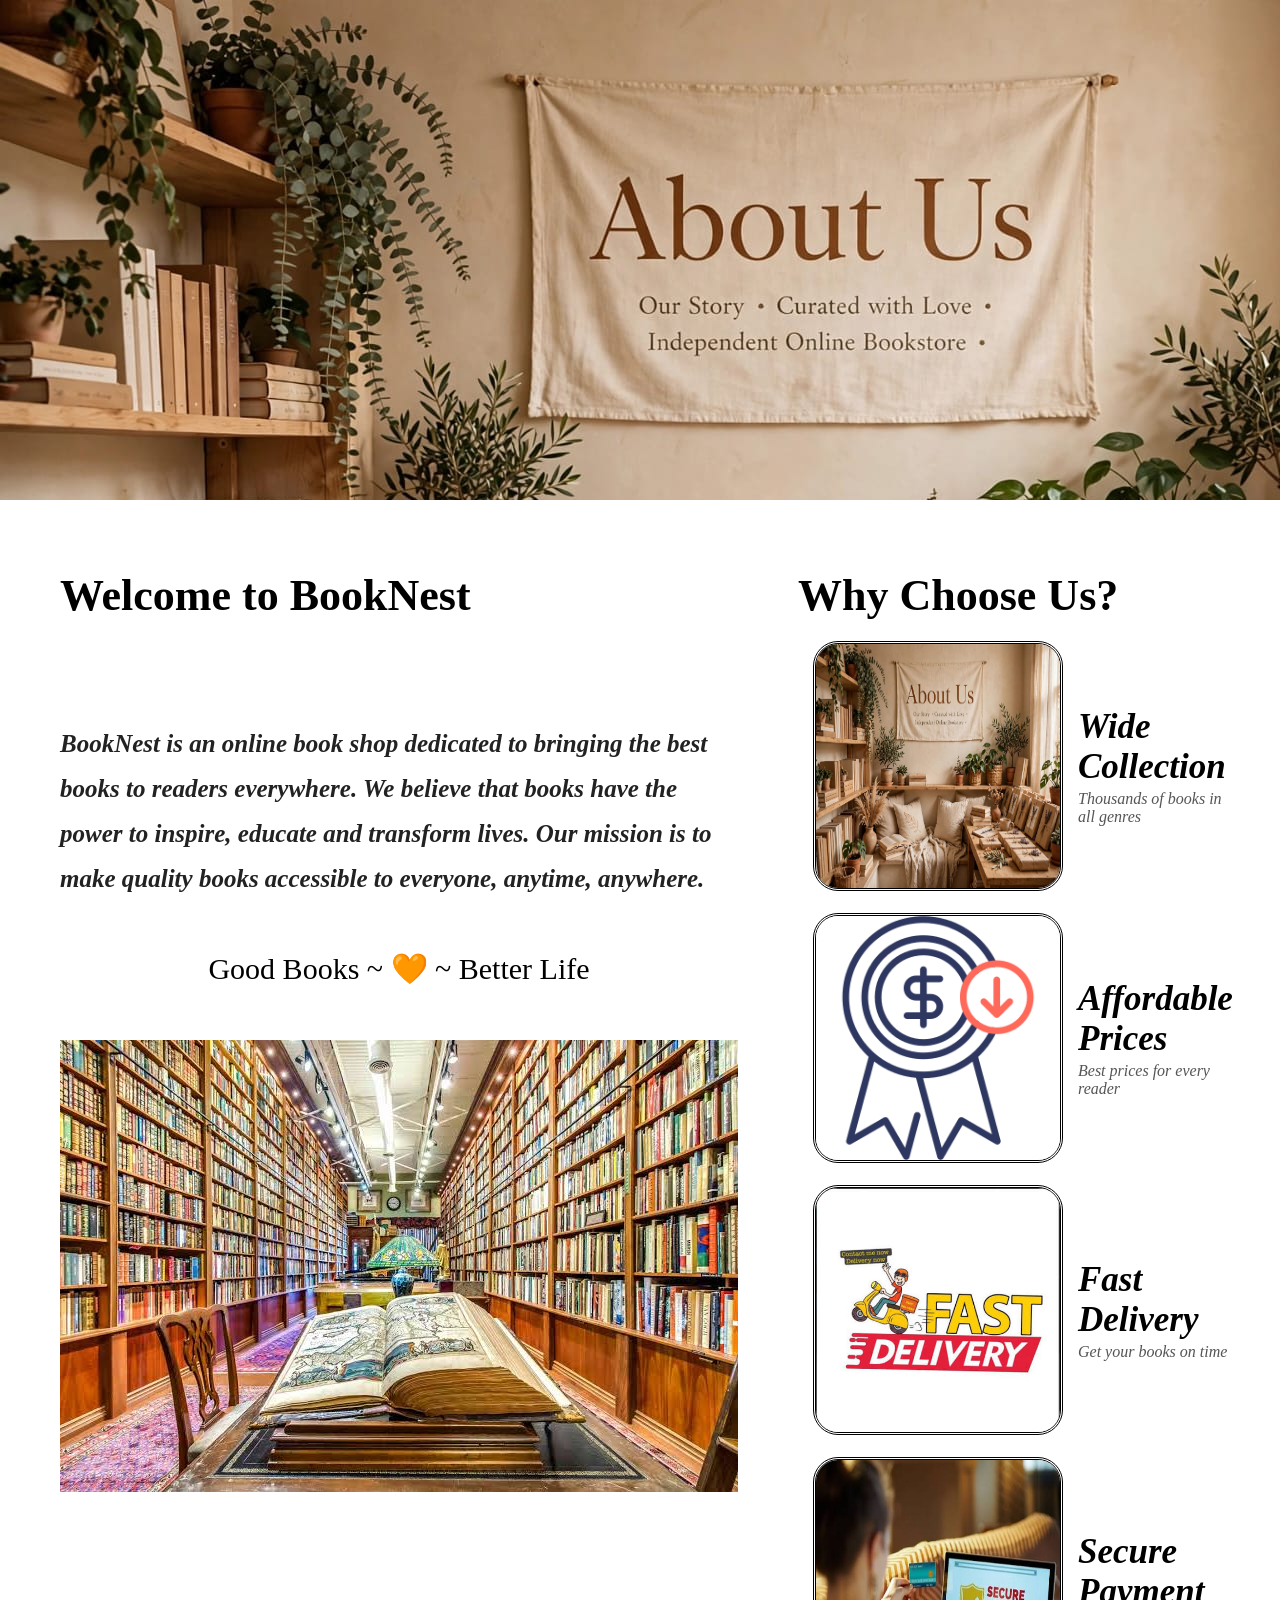
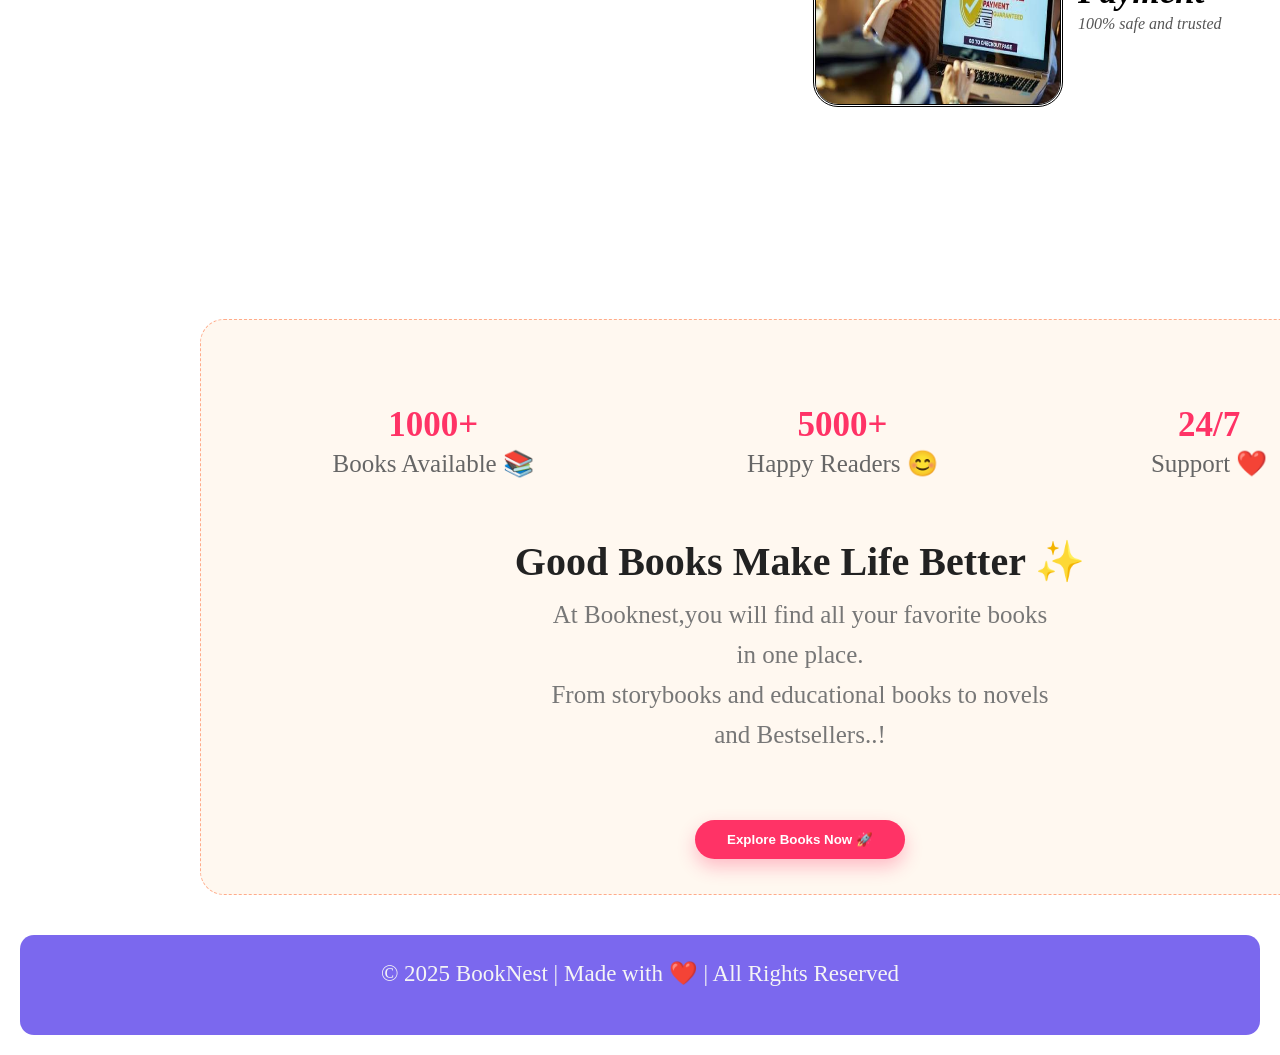
<file: aboutus.html>
<!DOCTYPE html>
<html lang="en">
<head>
    <meta charset="UTF-8">
    <meta name="viewport" content="width=device-width, initial-scale=1.0">
    <title>Document</title>
    <link rel="stylesheet" href="./aboutus.css">
</head>
<body>
    <section id="About us">
    <section class="about ">
<div>

</div>
    </section>




<section class="main">
<div class="left">
<h2>Welcome to BookNest</h2>
<p>BookNest is an online book shop dedicated to bringing the best books to readers everywhere. We believe that books have the power to inspire, educate and transform lives. Our mission is to make quality books accessible to everyone, anytime, anywhere.</p>
<h3 class="script">Good Books ~ 🧡 ~ Better Life</h3><br><br><br>
<img src="./bookstore.jpg"></div>

<div class="right">
<h2>Why Choose Us?</h2><div class="item"><span class="box"></span>
    <img src="./about.jpg" ><div><b>Wide Collection</b><p>Thousands of books in all genres</p></div></div>
<div class="item"><span class="box"></span>
    <img src="./price2.jpg" ><div><b>Affordable Prices</b><p>Best prices for every reader</p></div></div>
<div class="item"><span class="box"></span>
     <img src="./fast delivery.jpg" ><div><b>Fast Delivery</b><p>Get your books on time</p></div></div>
<div class="item"><span class="box"></span>
     <img src="./payment.jpg" ><div><b>Secure Payment</b><p>100% safe and trusted</p></div></div>
</div>
</section>



<div class="bottom-box">
  <div class="stats">
    <div><h2>1000+</h2><p>Books Available 📚</p></div>
    <div><h2>5000+</h2><p>Happy Readers 😊</p></div>
    <div><h2>24/7</h2><p>Support  ❤️</p></div>
  </div>

  <div class="center-box">
    <h2>Good Books Make Life Better ✨</h2>
    <p>At Booknest,you will find all your favorite books in one place.<br>From storybooks and educational books to novels and Bestsellers..!</p>
    <button onclick="window.location.href='index.html'">Explore Books Now 🚀</button>
  </div>
</div>

<footer class="foot">© 2025 BookNest | Made with ❤️  | All Rights Reserved</footer>


    
</body>
</html>
</file>
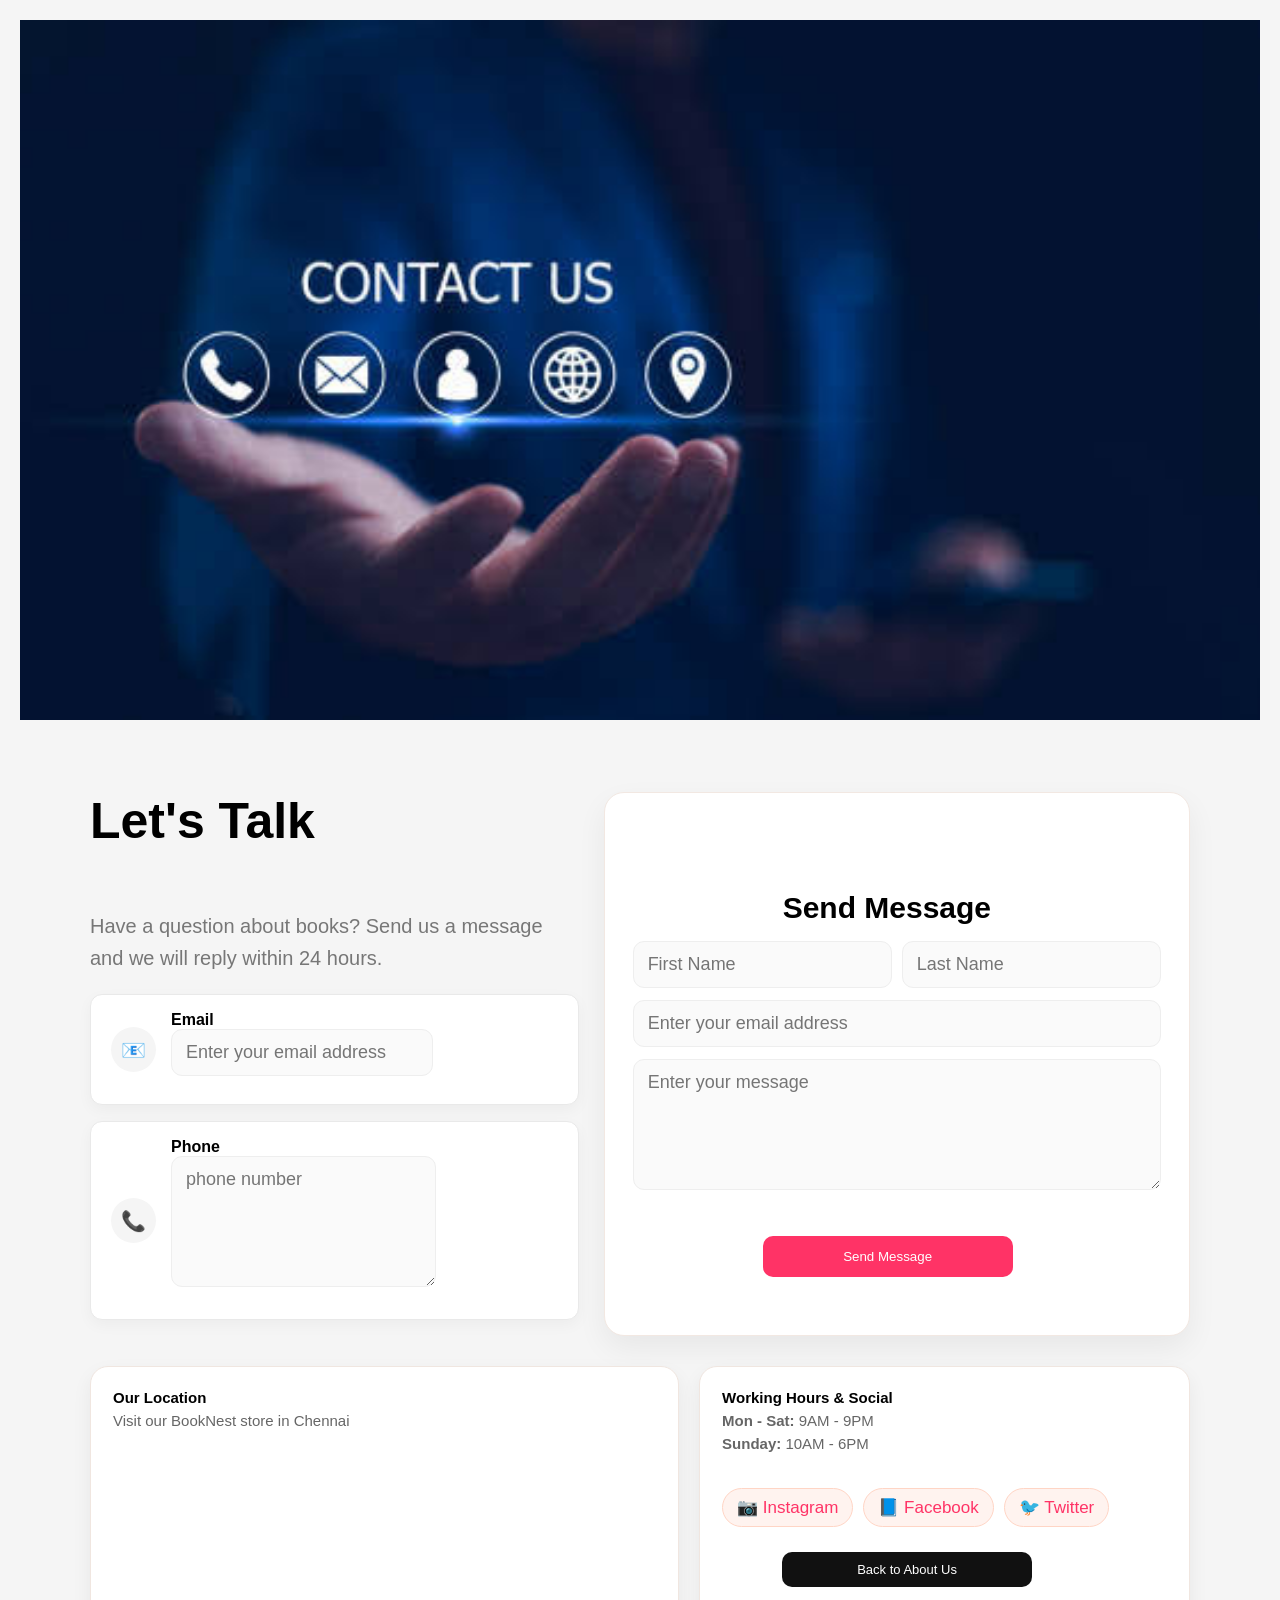
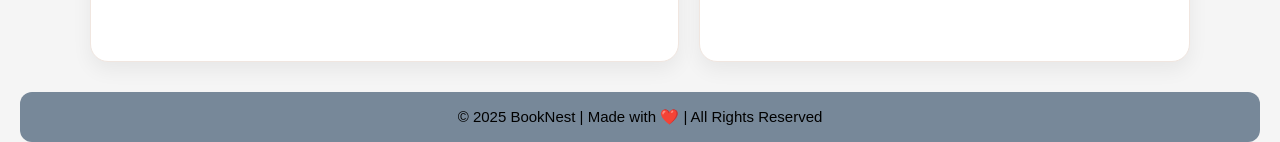
<file: contactus.html>
<!DOCTYPE html>
<html lang="en">
<head>
    <meta charset="UTF-8">
    <meta name="viewport" content="width=device-width, initial-scale=1.0">
    <title>Document</title>
    <link rel="stylesheet" href="./contactus.css">
</head>
<body>
  <!-- CONTACT IMAGE FULL COVER DA -->

   <div class="container">
<div class="contact-banner">
  <img src="./contactfinal.jpg" alt="Contact Us">
</div>






    
        
        </div><br><br><br><br>


<section class="contact-main">
  <div class="contact-left">
    <h1>Let's Talk</h1>
    <p>Have a question about books? Send us a message and we will reply within 24 hours.</p>

    <div class="info-card"><span>📧</span><div><b>Email</b><br><input type="email" placeholder="Enter your email address" required></div></div>
    <div class="info-card"><span>📞</span><div><b>Phone</b><br><textarea rows="5" placeholder="phone number" required></textarea></div></div>
   
  </div>

  <div class="contact-right">
    <form>
      <h3>Send Message</h3>
      <div class="row"><input type="text" placeholder="First Name" required><input type="text" placeholder="Last Name" required></div>
      <input type="email" placeholder="Enter your email address" required>
<textarea rows="5" placeholder="Enter your message" required></textarea>
     
      <button type="submit">Send Message</button>
    </form>
  </div>
</section>


<!-- 1. MAP SECTION -->
<div class="bottom-extra">
  <div class="map-card">
    <h3>Our Location</h3>
    <p>Visit our BookNest store in Chennai</p>
    <iframe src="https://maps.google.com/maps?q=Chennai%20T%20Nagar&t=&z=13&ie=UTF8&iwloc=&output=embed" width="100%" height="200" style="border:0; border-radius:14px;" loading="lazy"></iframe>
  </div>

  <div class="hours-card">
    <h3>Working Hours & Social</h3>
    <p><b>Mon - Sat:</b> 9AM - 9PM</p>
    <p><b>Sunday:</b> 10AM - 6PM</p>
    <br>
    <div class="social-row">
      <a href="#">📷 Instagram</a>
      <a href="#">📘 Facebook</a>
      <a href="#">🐦 Twitter</a>
    </div>
    <button onclick="window.location.href='aboutus.html'" class="back-btn">Back to About Us</button>
  </div>
</div>

<footer class="foot">© 2025 BookNest | Made with ❤️ | All Rights Reserved</footer>
</body>
</html>
</file>
<file: aboutus.css>
*{
    margin:0;
    padding:0;
    box-sizing: border-box;
}
.about{
background:#fde8ec;
height:500px;
width:100%;
padding:20px;
display:flex;
align-items:center;
justify-content:space-between;
background-image:url(./about.jpg);
}



.about h1{
    font-size:55px;
justify-content: center;
    margin:top;
}
.about p{
    font-size:22px;
    margin-top:10px;
}
.main{display:grid;
    grid-template-columns:1fr 1fr;
    gap:60px;
    padding:50px 60px;
    margin-top:20px;
}
.main h2{
    font-size:44px;
    margin-bottom:20px;
    
}
.left p{
    line-height:1.8;
    font-size:25px;
    color:#222;
font-weight: bold;
font-style: italic;
margin-top: 100px;
margin-bottom:50px;
}
.script{
    font-family:cursive;
    margin-top:30px;
    text-align:center;
    font-weight:normal;
font-size:30px;
}
.item{
    display:flex;
    gap:15px;align-items:center;
    margin-bottom:22px;
font-style:italic;
}
.item img{
    height:250px;
    width:250px;
    border-radius:25px;
    border-style: double;
    top:0;
}
.right{
    margin-bottom:100px;
}


}

/* Image base da */
.right .item img {
  width: 52px !important;
  height: 52px !important;
  border-radius: 12px !important;
  transition: all 0.35s ease !important;
  cursor: pointer;
  border: 2px solid transparent;
}

/* IMAGE AH CLICK / HOVER PANNA MATTUM EFFECT DA */
.right .item img:hover {
  transform: scale(1.15) rotate(3deg) !important;
  box-shadow: 0 10px 20px rgba(255, 51, 102, 0.35) !important;
  border-color: #ff3366 !important;
}

/* CLICK PANNA HOLD AAGANUM NA */
.right .item img:active {
  transform: scale(0.50) !important;
}

/* Click panna stay aagura effect ku - active class da */
.right .item img.img-active {
  transform: scale(1.2) !important;
  box-shadow: 0 12px 25px rgba(255, 51, 102, 0.45) !important;
  border-color: #ff3366 !important;
}
.item b{font-size:35px}
.item p{color:#555;margin-top:3px}

@media(max-width:800px){
  .why-grid{grid-template-columns:1fr;}
}







/* KEELA CONTENT CSS DA MACHA */
.bottom-box{
  background:#fff8f0;
  margin:40px 20px 20px 20px;
  padding:30px;
  border-radius:24px;
  border:1.5px dashed #ffab8a;
}

.stats{
  display:flex;
  gap:20px;
  justify-content:space-around;
  text-align:center;
  flex-wrap:wrap;
  margin-top: 50px;
}
.stat-card{
  animation: popIn 0.6s ease infinite;
  transition:0.3s;
}

.stats h2{
  color:#ff3366;
  font-size:35px;
}

.stats p{
  font-size:25px;
  color:#666;
  margin-top:4px;
}

.center-box{
  text-align:center;
  margin-top:50px;
}

.center-box h2{
  font-size:40px;
  color:#222;
  margin-top:60px;
}

.center-box p{
  color:#777;
  font-size:50px;
  margin-top:10px;
  max-width:600px;
  margin-left:auto;
  margin-right:auto;
  line-height:1.6;
  width: 500px;
  height:200px;
}

.center-box button{
  margin-top:25px;
  padding:12px 32px;
  background:#ff3366;
  color:#fff;
  border:none;
  border-radius:25px;
  font-weight:600;
  cursor:pointer;
  box-shadow:0 8px 18px rgba(255,51,102,0.3);
  transition:0.2s;
}

.center-box button:hover{
  background:#e62958;
  transform:translateY(-2px);
}

.foot{
  text-align:center;
  padding:22px;
  background:#111;
  color:#888;
  border-radius:18px;
  margin:0 20px 20px 20px;
  font-size:13px;
}

/* MOBILE DA */
@media(max-width:600px){
  .bottom-box{
    margin:20px 10px;
    padding:20px 15px;
  }
  .stats h2{
    font-size:26px;
  }
  .center-box h2{
    font-size:58px;
  }
  .center-box button{
    width:100%;
  }
}
.bottom-box{
  background:#fff8f0;
  margin:40px 20px;
  padding:35px;
  border-radius:24px;
  border:1.5px dashed #ffab8a;
  animation: fadeUp 0.8s ease;
  width:1200px;
  margin-left:200px;
}

.stats{
  display:flex;
  justify-content:space-around;
  text-align:center;
  flex-wrap:wrap;
  gap:20px;
}

.stat-card{
  animation: popIn 0.6s ease infinite;
  transition:0.3s;
}

.stat-card:nth-child(1){ animation-delay:0.2s; }
.stat-card:nth-child(2){ animation-delay:0.4s; }
.stat-card:nth-child(3){ animation-delay:0.6s; }

.stat-card:hover{
  transform:translateY(-8px) scale(1.05);
}

.stat-card h2{
  color:#ff3366;
  font-size:36px;
  animation: pulse 2s infinite;
}

.stat-card p{
  font-size:14px;
  color:#666;
}

.center-box{
  text-align:center;
  margin-top:40px;
  animation: fadeUp 1s ease 0.8s infinite;
}

.float-text{
  font-size:23px;
  animation: float 3s ease-in-out infinite;
}

.center-box p{
  color:#777;
  font-size:25px;
  margin-top:10px;
}

.explore-btn{
  margin-top:10px;
  padding:13px 35px;
  background:linear-gradient(45deg,#ff3366,#ff6a5b);
  color:#fff;
  border:none;
  border-radius:30px;
  font-weight:700;
  cursor:pointer;
  box-shadow:0 10px 25px rgba(255,51,102,0.4);
  transition:0.3s;
  animation: glow 2s infinite ;
}

.explore-btn:hover{
  transform:translateY(-4px) scale(1.05);
  box-shadow:0 15px 35px rgba(255,51,102,0.6);
}

.explore-btn:active{
  transform:scale(0.95);
}

.foot{
  text-align:center;
  padding:25px;
  background:mediumslateblue;
  color:whitesmoke;
  border-radius:14px;
  margin:0 20px 20px 20px;
  font-size:23px;
  animation: fadeUp 1s ease 1.2s infinite;
  height:100px;
}

/* KEYFRAMES DA MACHA */
@keyframes fadeUp{
  from{ opacity:0; transform:translateY(40px); }
  to{ opacity:1; transform:translateY(0); }
}

@keyframes popIn{
  from{ opacity:0; transform:scale(0.5) translateY(20px); }
  to{ opacity:1; transform:scale(1) translateY(0); }
}

@keyframes pulse{
  0%,100%{ transform:scale(1); }
  50%{ transform:scale(1.08); }
}

@keyframes float{
  0%,100%{ transform:translateY(0); }
  50%{ transform:translateY(-6px); }
}

@keyframes glow{
  from{ box-shadow:0 10px 25px rgba(255,51,102,0.4); }
  to{ box-shadow:0 10px 35px rgba(255,51,102,0.7), 0 0 15px rgba(255,51,102,0.3); }
}

/* MOBILE DA */
@media(max-width:600px){
  .bottom-box{ margin:20px 10px; padding:22px 15px; }
  .stat-card h2{ font-size:28px; }
  .explore-btn{ width:100%; }
}
</file>
<file: contactus.css>
*{
    margin: 0;
    padding: 0;
    box-sizing: border-box;
}

.contact{background:lightcoral;
    height:400px;
    width:100%;
    background-image:url(./contact1.jpg);
    

}/* FULL COVER IMAGE DA */
.contact-banner{
  width:100%;
  height:700px; /* height ah maathikalam da */
  position:relative;
  overflow:hidden;
}

.contact-banner img{
  width:100%;
  height:100%;
  object-fit:cover; /* FULL COVER AGURA MAGIC ITHU THAN DA */
  object-position:center;
  display:block;
}

.banner-text{
  position:absolute;
  top:50%; left:50%;
  transform:translate(-50%,-50%);
  color:#fff;
  text-align:center;
  background:rgba(0,0,0,0.4);
  padding:20px 40px;
  border-radius:12px;
}


.video-box {
    width:100%;
    height:700px;
    position: relative;
    overflow: hidden;
}
.video-box video {
    width:100%;
    height:100%;
    object-fit: cover;
}


@import url('https://fonts.googleapis.com/css2?family=Poppins:wght@400;500;600&display=swap');
*{margin:0;padding:0;box-sizing:border-box;font-family:'Poppins',sans-serif}
body{background:whitesmoke;padding:20px;height:400px;}
.page-indicator{max-width:1100px;margin:0 auto 15px auto;background:#111;color:#fff;padding:10px 18px;border-radius:30px;font-size:30px;display:flex;justify-content:space-between;align-items:center}
.page-indicator span{background:#ff3366;padding:4px 12px;border-radius:20px;margin-left:8px}
.page-indicator a{color:#ff9ab0;text-decoration:none}
.contact-main{max-width:1100px;margin:0 auto;display:grid;grid-template-columns:1fr 1.2fr;gap:25px}
.contact-left h1{font-size:50px} .contact-left p{color:#777;font-size:20px;margin:10px 0 20px 0;line-height:1.6;margin-top: 60px;}
.info-card{background:#fff;display:flex;gap:12px;align-items:center;padding:14px 16px;border-radius:14px;border:1px solid #f0e6e0;margin-bottom:12px;box-shadow:0 5px 15px rgba(0,0,0,0.04)}
.info-card span{font-size:22px;background:#fff3ef;width:42px;height:42px;display:grid;place-items:center;border-radius:10px}
.contact-right{background:#fff;padding:28px;border-radius:20px;box-shadow:0 12px 30px rgba(0,0,0,0.06);border:1px solid #f2e8e2}
.contact-right h3{margin-bottom:16px;font-size:30px;margin-top: 70px;margin-left:150px;}
.row{display:grid;grid-template-columns:1fr 1fr;gap:10px}
input,textarea{width:100%;padding:12px 14px;border:1.5px solid #eee;border-radius:11px;margin-bottom:12px;font-size:18px;outline:none;background:#fafafa}
input:focus,textarea:focus{border-color:#ff7b7b;background:#fff}
button{width:100%;padding:13px;background:#ff3366;color:#fff;border:none;border-radius:10px;font-weight:350;cursor:pointer;width: 250px;margin-left:130px;margin-top: 30px;}
.next-btn{display:inline-block;margin-top:15px;padding:11px 20px;background:#111;color:#fff;border-radius:25px;text-decoration:none;font-size:13px}
.map-box{border-radius:16px;overflow:hidden;box-shadow:0 10px 25px rgba(0,0,0,0.08)}
.faq{background:#fdf6f2;padding:14px 16px;border-radius:12px;margin-bottom:10px;border:1px dashed #ffb8a0}
.faq b{font-size:14px} .faq p{font-size:13px;color:#666;margin-top:4px}
.foot{max-width:1100px;margin:25px auto 0 auto;text-align:center;padding:16px;background:#111;color:#777;border-radius:12px;font-size:12px}
@media(max-width:850px){.contact-main{grid-template-columns:1fr} .row{grid-template-columns:1fr}}
    
/* INFO CARD - EMAIL / PHONE DA */
.contact-left .info-card{
  display:flex;
  align-items:center;
  gap:15px;
  background:#fff;
  border:1px solid #e9e9e9;
  padding:16px 20px;
  border-radius:12px;
  margin-bottom:16px;
  cursor:pointer;
  transition: all 0.35s ease !important;
}

.contact-left .info-card span{
  width:45px;
  height:45px;
  background:#f5f5f5;
  border-radius:50%;
  display:flex;
  align-items:center;
  justify-content:center;
  font-size:20px;
  transition: 0.35s ease;
}

/* HOVER - EMAIL PHONE CLICK PANNA DA */
.contact-left .info-card:hover{
  transform: translateX(8px) !important;
  box-shadow: 0 10px 25px rgba(0,0,0,0.08) !important;
  border-color: #222 !important;
  background: #fafafa !important;
}

.contact-left .info-card:hover span{
  background:#111;
  color:#fff;
  transform: scale(1.1);
}

.contact-left .info-card:active{
  transform: scale(0.98) !important;
}



.bottom-extra{
  max-width:1100px;
  margin:30px auto;
  display:grid;
  grid-template-columns:1.2fr 1fr;
  gap:20px;
  position:relative;
  z-index:2;
}

.map-card, .hours-card{
  background:#fff;
  padding:22px;
  border-radius:18px;
  border:1px solid #f0e6e0;
  box-shadow:0 8px 20px rgba(0,0,0,0.06);
}

.map-card h3, .hours-card h3{ font-size:15px; margin-bottom:6px; }
.map-card p, .hours-card p{ font-size:15px; color:#666; margin-bottom:6px; }

.social-row{ display:flex; gap:10px; flex-wrap:wrap; margin-top:12px; }
.social-row a{
  text-decoration:none;
  background:#fff3ef;
  padding:8px 14px;
  border-radius:20px;
  font-size:17px;
  color:#ff3366;
  border:1px solid #ffd5c5;
}

.back-btn{
  margin-top:25px;
  padding:10px 18px;
  background:#111;
  color:#fff;
  border:none;
  margin-left: 60px;
  border-radius:10px;
  font-size:13px;
  cursor:pointer;
}

.foot{
  max-width:1600px;
  margin:20px auto 0 auto;
  text-align:center;
  padding:16px;
  background:lightslategrey;
  color:black;
  border-radius:12px;
  font-size:15px;
  position:relative;
  z-index:2;
  height:150;

}

@media(max-width:800px){
  .bottom-extra{ grid-template-columns:1fr; }
}
</file>
